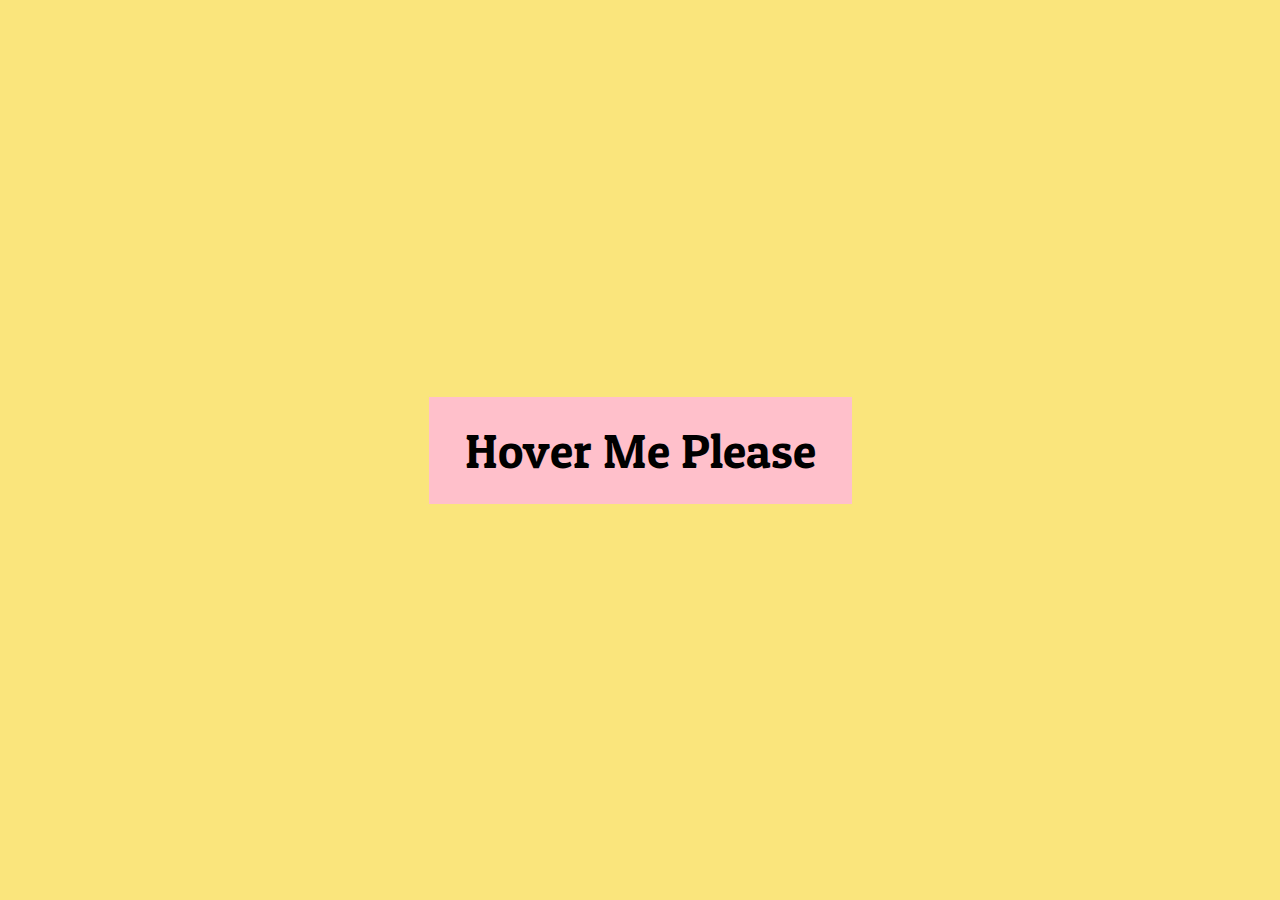
<file: transitions/index.html>
<!doctype html>
<html>

<head>
  <meta charset="utf-8">
  <meta name="viewport" content="width=device-width, initial-scale=1.0">
  <title>Transition</title>
  <meta name="author" content="Alfi Yusrina" />
  <link rel="stylesheet" href="reset.css">
  <link rel="stylesheet" href="style.css">
</head>

<body>
  <button class="button">Hover Me Please</button>
</body>

</html>
</file>
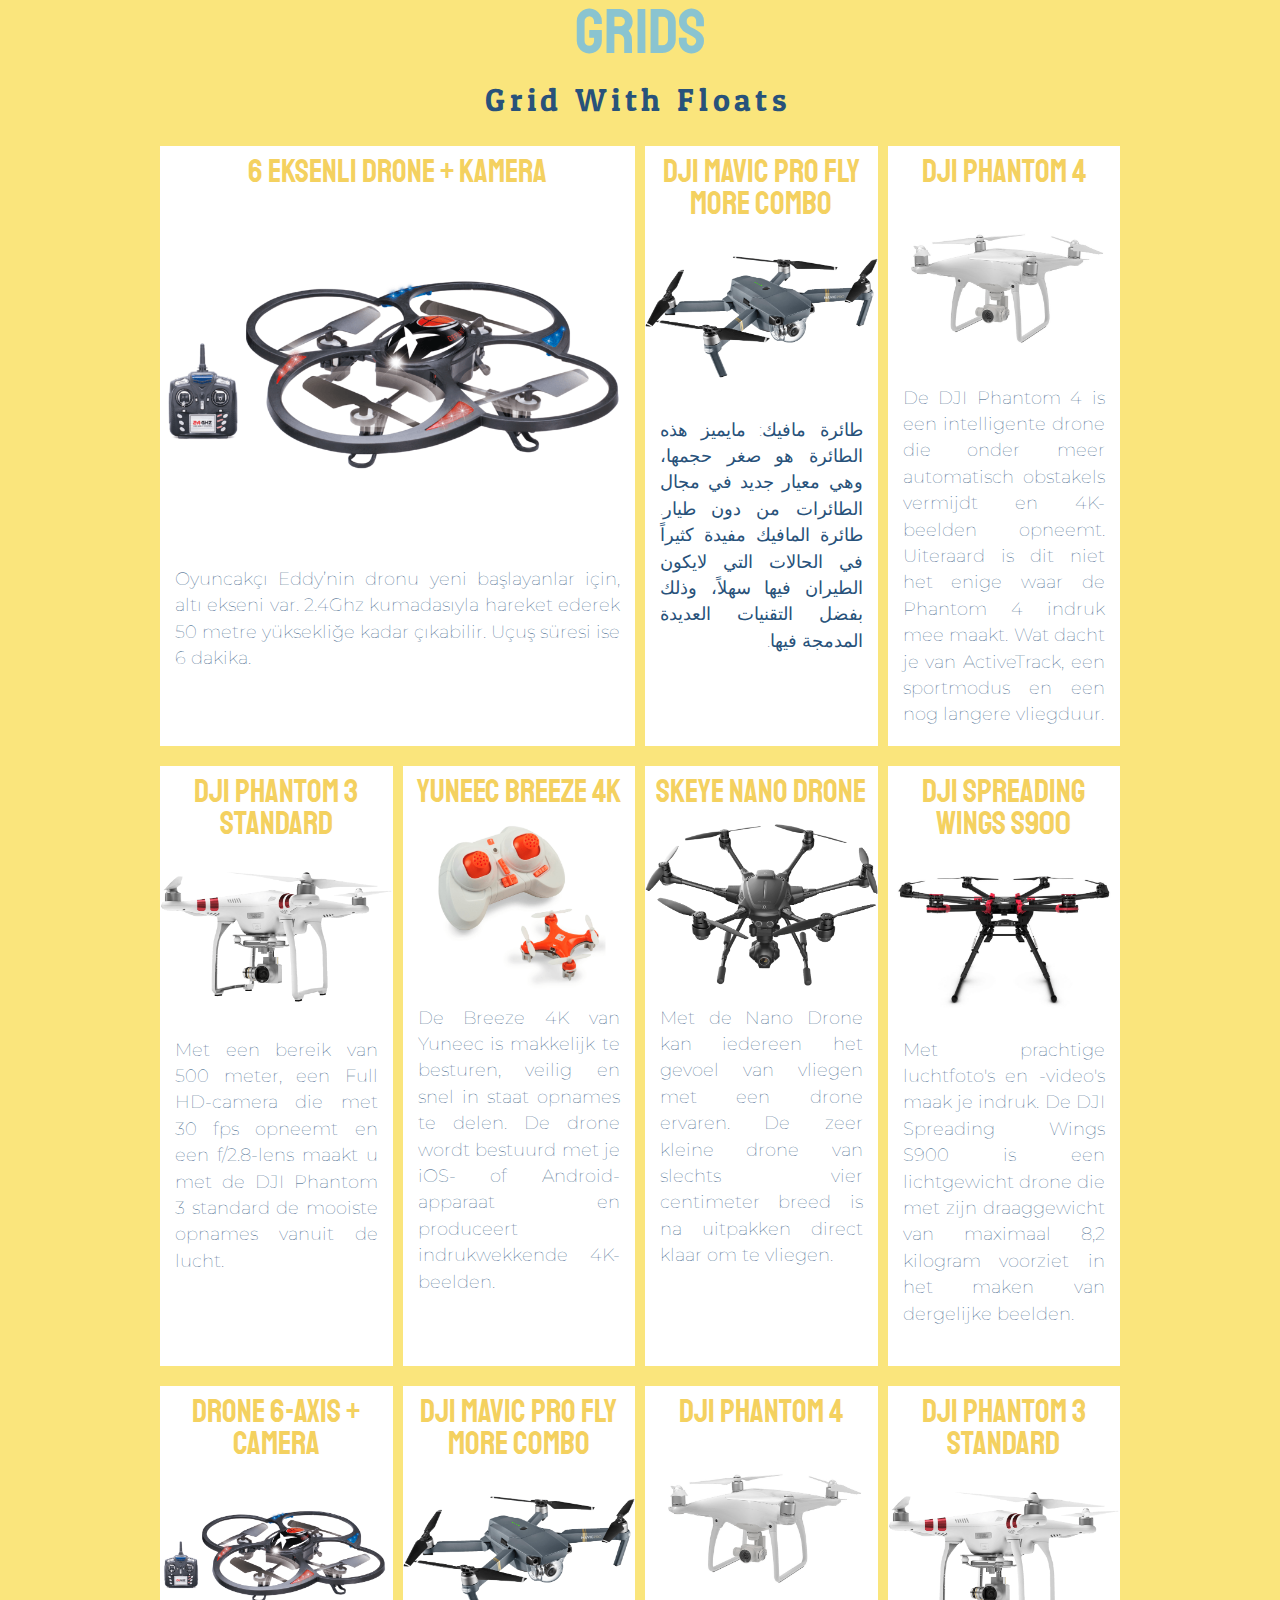
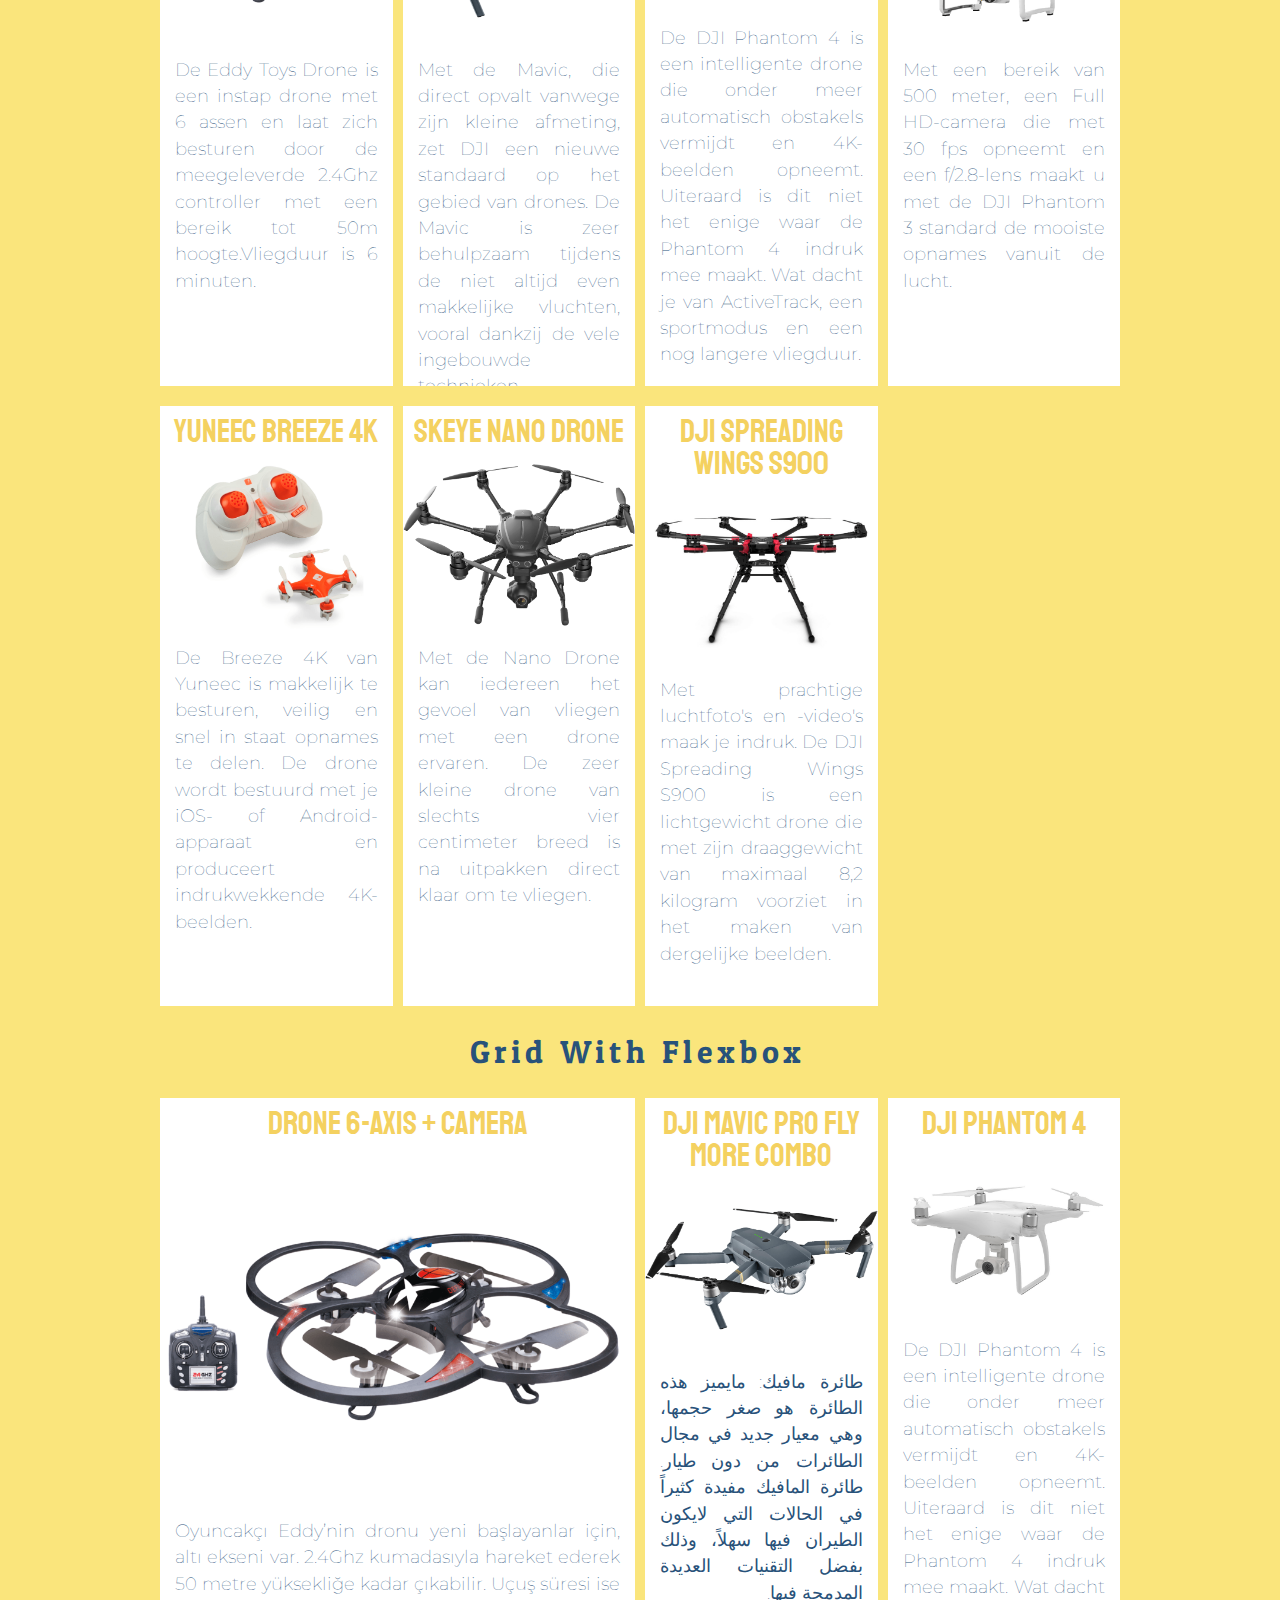
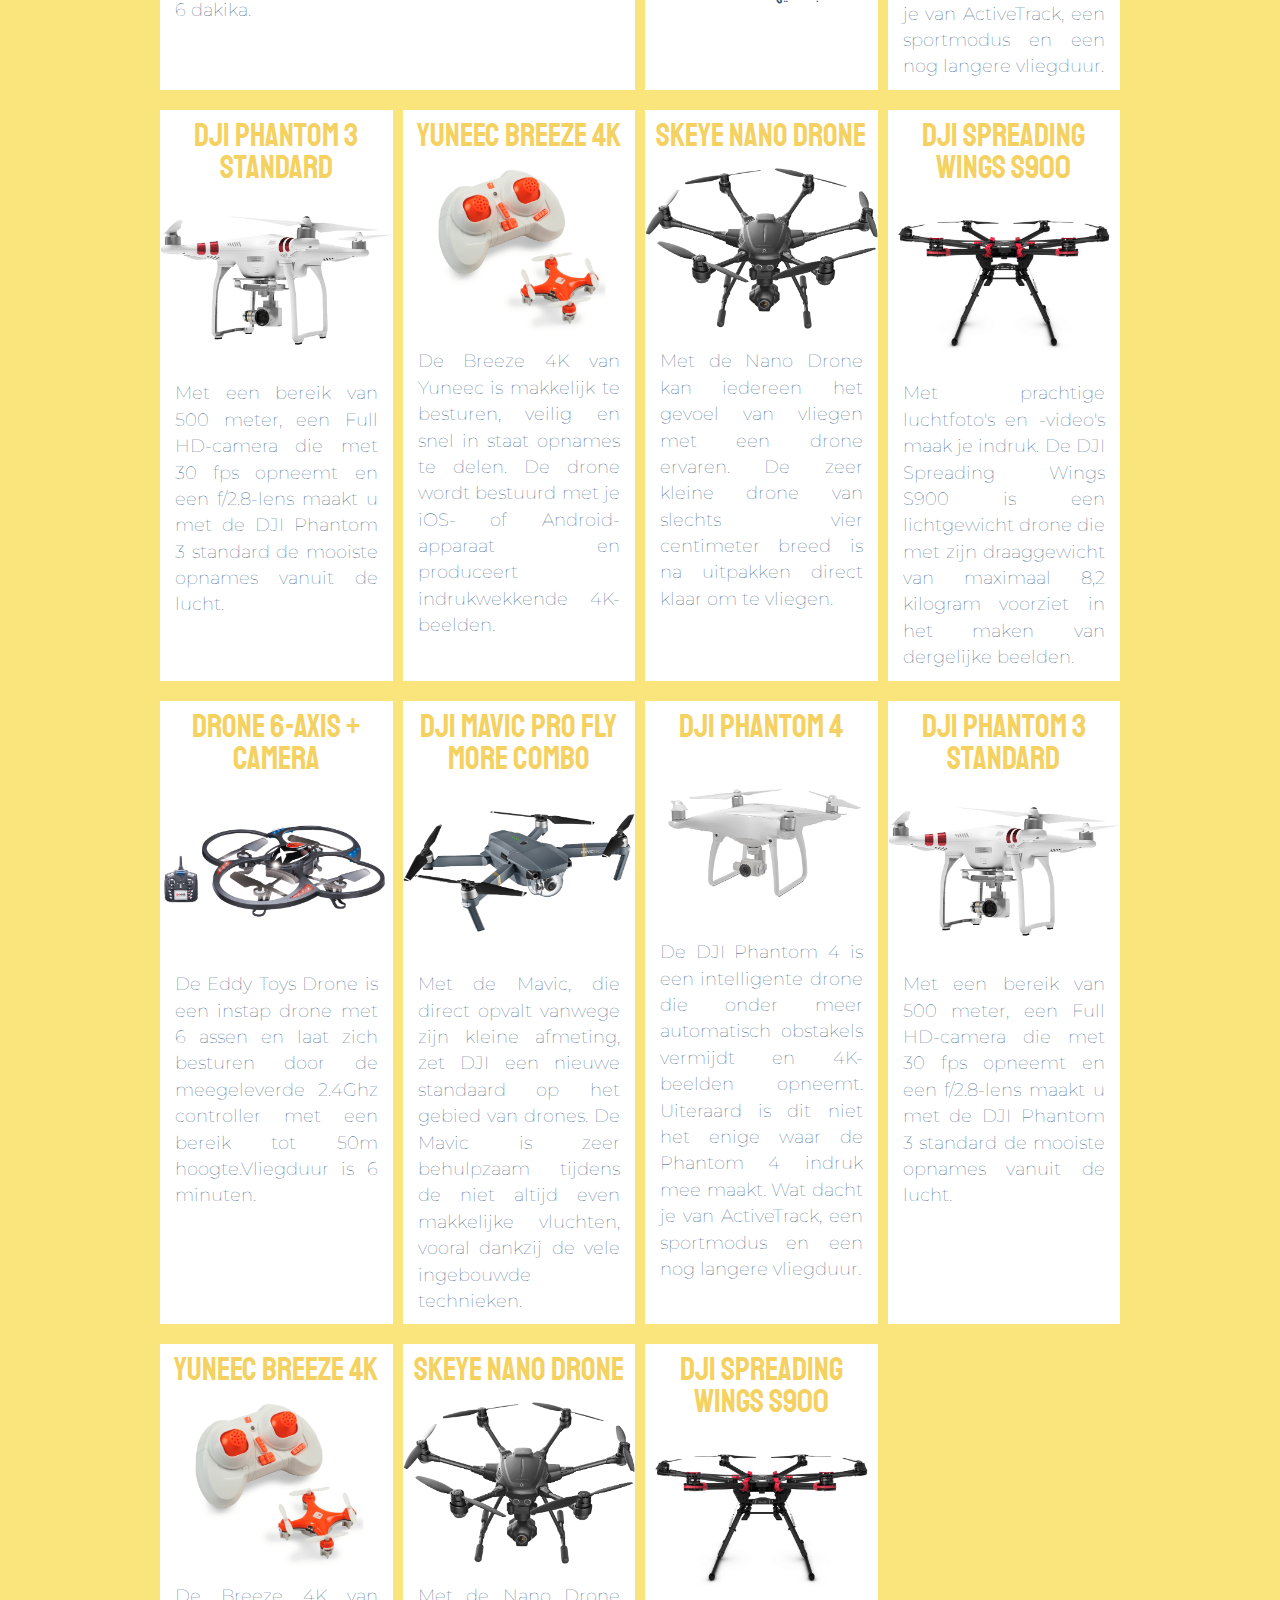
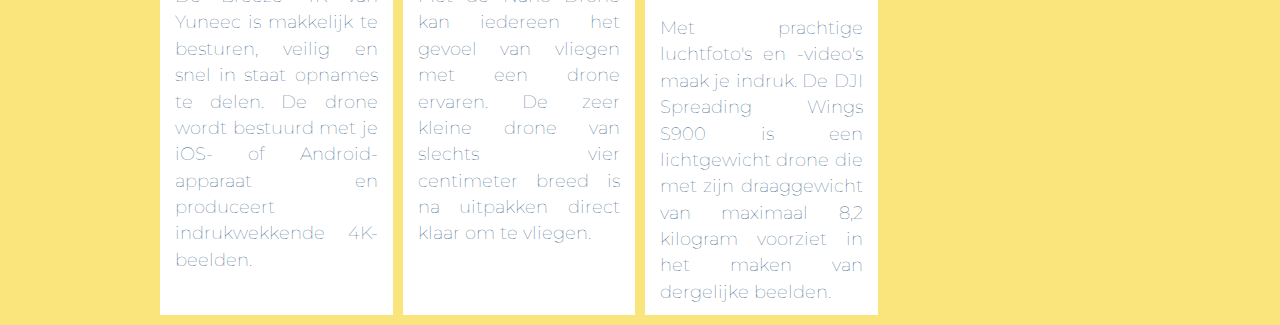
<file: week2/index.html>
<!doctype html>
<html>

<head>
  <meta charset="utf-8">
  <meta name="viewport" content="width=device-width, initial-scale=1.0">
  <title>Grids</title>
  <meta name="author" content="Alfi Yusrina" />
  <link rel="stylesheet" href="reset.css">
  <link rel="stylesheet" href="style.css">
</head>

<body>
  <header>
    <h1>Grids</h1>
  </header>
  <main>
    <section>
      <h2>Grid with floats</h2>
      <ul id="grid-floats">
        <li class="grid-item">
          <h3>6 Eksenli Drone + Kamera</h3>
          <img src="images/drone1.png">
          <p>Oyuncakçı Eddy’nin dronu yeni başlayanlar için, altı ekseni var. 2.4Ghz kumadasıyla hareket ederek 50 metre yüksekliğe kadar çıkabilir. Uçuş süresi ise 6 dakika.</p>
        </li>
        <li class="grid-item">
          <h3>DJI Mavic Pro Fly More Combo</h3>
          <img src="images/drone2.png">
          <p dir="rtl">طائرة مافيك: مايميز هذه الطائرة هو صغر حجمها، وهي معيار جديد في مجال الطائرات من دون طيار. طائرة المافيك مفيدة كثيراً في الحالات التي لايكون الطيران فيها سهلاً، وذلك بفضل التقنيات العديدة المدمجة فيها.</p>
        </li>
        <li class="grid-item">
          <h3>DJI Phantom 4</h3>
          <img src="images/drone3.png">
          <p>De DJI Phantom 4 is een intelligente drone die onder meer automatisch obstakels vermijdt en 4K-beelden opneemt. Uiteraard is dit niet het enige waar de Phantom 4 indruk mee maakt. Wat dacht je van ActiveTrack, een sportmodus en een nog
            langere vliegduur.</p>
        </li>
        <li class="grid-item">
          <h3>DJI Phantom 3 Standard</h3>
          <img src="images/drone4.png">
          <p>Met een bereik van 500 meter, een Full HD-camera die met 30 fps opneemt en een f/2.8-lens maakt u met de DJI Phantom 3 standard de mooiste opnames vanuit de lucht.</p>
        </li>
        <li class="grid-item">
          <h3>YUNEEC Breeze 4K</h3>
          <img src="images/drone5.png">
          <p>De Breeze 4K van Yuneec is makkelijk te besturen, veilig en snel in staat opnames te delen. De drone wordt bestuurd met je iOS- of Android-apparaat en produceert indrukwekkende 4K-beelden.</p>
        </li>
        <li class="grid-item">
          <h3>SKEYE Nano Drone</h3>
          <img src="images/drone6.png">
          <p>Met de Nano Drone kan iedereen het gevoel van vliegen met een drone ervaren. De zeer kleine drone van slechts vier centimeter breed is na uitpakken direct klaar om te vliegen.</p>
        </li>
        <li class="grid-item">
          <h3>DJI Spreading Wings S900</h3>
          <img src="images/drone7.png">
          <p>Met prachtige luchtfoto's en -video's maak je indruk. De DJI Spreading Wings S900 is een lichtgewicht drone die met zijn draaggewicht van maximaal 8,2 kilogram voorziet in het maken van dergelijke beelden.</p>
        </li>
        <li class="grid-item">
          <h3>Drone 6-AXIS + camera</h3>
          <img src="images/drone1.png">
          <p>De Eddy Toys Drone is een instap drone met 6 assen en laat zich besturen door de meegeleverde 2.4Ghz controller met een bereik tot 50m hoogte.Vliegduur is 6 minuten.</p>
        </li>
        <li class="grid-item">
          <h3>DJI Mavic Pro Fly More Combo</h3>
          <img src="images/drone2.png">
          <p>Met de Mavic, die direct opvalt vanwege zijn kleine afmeting, zet DJI een nieuwe standaard op het gebied van drones. De Mavic is zeer behulpzaam tijdens de niet altijd even makkelijke vluchten, vooral dankzij de vele ingebouwde
            technieken.</p>
        </li>
        <li class="grid-item">
          <h3>DJI Phantom 4</h3>
          <img src="images/drone3.png">
          <p>De DJI Phantom 4 is een intelligente drone die onder meer automatisch obstakels vermijdt en 4K-beelden opneemt. Uiteraard is dit niet het enige waar de Phantom 4 indruk mee maakt. Wat dacht je van ActiveTrack, een sportmodus en een nog
            langere vliegduur.</p>
        </li>
        <li class="grid-item">
          <h3>DJI Phantom 3 Standard</h3>
          <img src="images/drone4.png">
          <p>Met een bereik van 500 meter, een Full HD-camera die met 30 fps opneemt en een f/2.8-lens maakt u met de DJI Phantom 3 standard de mooiste opnames vanuit de lucht.</p>
        </li>
        <li class="grid-item">
          <h3>YUNEEC Breeze 4K</h3>
          <img src="images/drone5.png">
          <p>De Breeze 4K van Yuneec is makkelijk te besturen, veilig en snel in staat opnames te delen. De drone wordt bestuurd met je iOS- of Android-apparaat en produceert indrukwekkende 4K-beelden.</p>
        </li>
        <li class="grid-item">
          <h3>SKEYE Nano Drone</h3>
          <img src="images/drone6.png">
          <p>Met de Nano Drone kan iedereen het gevoel van vliegen met een drone ervaren. De zeer kleine drone van slechts vier centimeter breed is na uitpakken direct klaar om te vliegen.</p>
        </li>
        <li class="grid-item">
          <h3>DJI Spreading Wings S900</h3>
          <img src="images/drone7.png">
          <p>Met prachtige luchtfoto's en -video's maak je indruk. De DJI Spreading Wings S900 is een lichtgewicht drone die met zijn draaggewicht van maximaal 8,2 kilogram voorziet in het maken van dergelijke beelden.</p>
        </li>
      </ul>

    </section>
    <section>
      <h2>Grid with flexbox</h2>
      <ul id="grid-flex">
        <li class="grid-item">
          <h3>Drone 6-AXIS + camera</h3>
          <img src="images/drone1.png">
          <p>Oyuncakçı Eddy’nin dronu yeni başlayanlar için, altı ekseni var. 2.4Ghz kumadasıyla hareket ederek 50 metre yüksekliğe kadar çıkabilir. Uçuş süresi ise 6 dakika.</p>
        </li>
        <li class="grid-item">
          <h3>DJI Mavic Pro Fly More Combo</h3>
          <img src="images/drone2.png">
          <p dir="rtl">طائرة مافيك: مايميز هذه الطائرة هو صغر حجمها، وهي معيار جديد في مجال الطائرات من دون طيار. طائرة المافيك مفيدة كثيراً في الحالات التي لايكون الطيران فيها سهلاً، وذلك بفضل التقنيات العديدة المدمجة فيها.</p>
        </li>
        <li class="grid-item">
          <h3>DJI Phantom 4</h3>
          <img src="images/drone3.png">
          <p>De DJI Phantom 4 is een intelligente drone die onder meer automatisch obstakels vermijdt en 4K-beelden opneemt. Uiteraard is dit niet het enige waar de Phantom 4 indruk mee maakt. Wat dacht je van ActiveTrack, een sportmodus en een nog
            langere vliegduur.</p>
        </li>
        <li class="grid-item">
          <h3>DJI Phantom 3 Standard</h3>
          <img src="images/drone4.png">
          <p>Met een bereik van 500 meter, een Full HD-camera die met 30 fps opneemt en een f/2.8-lens maakt u met de DJI Phantom 3 standard de mooiste opnames vanuit de lucht.</p>
        </li>
        <li class="grid-item">
          <h3>YUNEEC Breeze 4K</h3>
          <img src="images/drone5.png">
          <p>De Breeze 4K van Yuneec is makkelijk te besturen, veilig en snel in staat opnames te delen. De drone wordt bestuurd met je iOS- of Android-apparaat en produceert indrukwekkende 4K-beelden.</p>
        </li>
        <li class="grid-item">
          <h3>SKEYE Nano Drone</h3>
          <img src="images/drone6.png">
          <p>Met de Nano Drone kan iedereen het gevoel van vliegen met een drone ervaren. De zeer kleine drone van slechts vier centimeter breed is na uitpakken direct klaar om te vliegen.</p>
        </li>
        <li class="grid-item">
          <h3>DJI Spreading Wings S900</h3>
          <img src="images/drone7.png">
          <p>Met prachtige luchtfoto's en -video's maak je indruk. De DJI Spreading Wings S900 is een lichtgewicht drone die met zijn draaggewicht van maximaal 8,2 kilogram voorziet in het maken van dergelijke beelden.</p>
        </li>
        <li class="grid-item">
          <h3>Drone 6-AXIS + camera</h3>
          <img src="images/drone1.png">
          <p>De Eddy Toys Drone is een instap drone met 6 assen en laat zich besturen door de meegeleverde 2.4Ghz controller met een bereik tot 50m hoogte.Vliegduur is 6 minuten.</p>
        </li>
        <li class="grid-item">
          <h3>DJI Mavic Pro Fly More Combo</h3>
          <img src="images/drone2.png">
          <p>Met de Mavic, die direct opvalt vanwege zijn kleine afmeting, zet DJI een nieuwe standaard op het gebied van drones. De Mavic is zeer behulpzaam tijdens de niet altijd even makkelijke vluchten, vooral dankzij de vele ingebouwde
            technieken.</p>
        </li>
        <li class="grid-item">
          <h3>DJI Phantom 4</h3>
          <img src="images/drone3.png">
          <p>De DJI Phantom 4 is een intelligente drone die onder meer automatisch obstakels vermijdt en 4K-beelden opneemt. Uiteraard is dit niet het enige waar de Phantom 4 indruk mee maakt. Wat dacht je van ActiveTrack, een sportmodus en een nog
            langere vliegduur.</p>
        </li>
        <li class="grid-item">
          <h3>DJI Phantom 3 Standard</h3>
          <img src="images/drone4.png">
          <p>Met een bereik van 500 meter, een Full HD-camera die met 30 fps opneemt en een f/2.8-lens maakt u met de DJI Phantom 3 standard de mooiste opnames vanuit de lucht.</p>
        </li>
        <li class="grid-item">
          <h3>YUNEEC Breeze 4K</h3>
          <img src="images/drone5.png">
          <p>De Breeze 4K van Yuneec is makkelijk te besturen, veilig en snel in staat opnames te delen. De drone wordt bestuurd met je iOS- of Android-apparaat en produceert indrukwekkende 4K-beelden.</p>
        </li>
        <li class="grid-item">
          <h3>SKEYE Nano Drone</h3>
          <img src="images/drone6.png">
          <p>Met de Nano Drone kan iedereen het gevoel van vliegen met een drone ervaren. De zeer kleine drone van slechts vier centimeter breed is na uitpakken direct klaar om te vliegen.</p>
        </li>
        <li class="grid-item">
          <h3>DJI Spreading Wings S900</h3>
          <img src="images/drone7.png">
          <p>Met prachtige luchtfoto's en -video's maak je indruk. De DJI Spreading Wings S900 is een lichtgewicht drone die met zijn draaggewicht van maximaal 8,2 kilogram voorziet in het maken van dergelijke beelden.</p>
        </li>
      </ul>
    </section>
  </main>
</body>

</html>
</file>
<file: transitions/style.css>
@import url('https://fonts.googleapis.com/css?family=Montserrat:300,400|Patua+One|Staatliches');

body {
  display: flex;
  min-height: 100vh;
  justify-content: center;
  align-items: center;
  background-color: #FAE57C;
  margin: 0 auto;
}

.button {
  font-size: 3em;
  font-family: Patua One;
  border: none;
  background-color: pink;
  padding: 0.5em 0.75em;
  transition: background-color 0.5s ease-out;
}

.button:hover {
  background-color: white;
}
</file>
<file: week2/style.css>
@import url('https://fonts.googleapis.com/css?family=Montserrat:300,400|Patua+One|Staatliches');

body {
  background-color: #FAE57C;
  margin: 0 auto;
}
main {
  max-width: 1000px;
  margin: 0 auto;
}
h1, h2, h3 {
  text-align: center;
}

img {
width: 100%;
}

h1 {
  font-family: 'Staatliches', cursive;
  color: #8AC4D0;
  font-size: 4rem;
}

h2 {
  font-family: 'Patua One', cursive;
  font-size: 2rem;
  color: #28527A;
  text-transform: capitalize;
  padding: 20px 0;
  overflow: hidden;
  border-right: .15em solid #FAE57C;
  white-space: nowrap;
  margin: 0 auto;
  letter-spacing: .15em;
  animation:
    typing 3.5s steps(50, end),
    blinking-cursor .5s step-end infinite;
}
@keyframes typing {
  from { width: 0 }
  to { width: 100% }
}

h3 {
  font-family: 'Staatliches', cursive;
  font-size: 2rem;
  color:  #F4D160;
  padding: 10px 5px;
}

h3:hover{
  color: #28527A;
}

p {
  font-family: 'Montserrat', sans-serif;
  font-size: 1.1rem;
  font-weight: lighter;
  color: #28527A;
  text-align: justify;
  hyphens: auto;
  line-height: 1.5;
  padding: 10px 15px;
}

ul {
  margin: 0 15px;
}

li {
  background-color: white;
  margin:10px 5px;
}

section:nth-child(2) {
  clear: both;
}

#grid-floats li {
  float: left;
  overflow: hidden;
  height: 600px;
}

#grid-flex {
  display: flex;
  flex-wrap: wrap;
}

@media (min-width: 961px){
  li {
    width: calc(25% - 10px);
  }
  li:nth-child(1){
    width: calc(50% - 10px);
  }
  li:nth-child(2),
  li:nth-child(3){
    width: calc(25% - 10px);
  }
}

@media (min-width: 768px) and (max-width: 960px){
  p {
    font-size: 1rem;
  }
  li {
    width: calc(25% - 10px);
  }
  li:nth-child(1){
    width: calc(50% - 10px);
  }

}

@media (min-width: 581px) and (max-width: 768px){
  p {
    font-size: 1rem;
  }
  li:nth-child(1),
  li:nth-child(2){
  width: calc(50% - 10px);
  }
  li {
    width: calc(33.3% - 10px);
  }
}

@media (min-width: 361px) and (max-width: 580px){
  h3 {
    font-size: 1.7rem;
  }
  p {
    font-size: 1rem;
    text-align: left;
  }
  li:nth-child(1){
    width: calc(100% - 10px);
  }
  li {
  width: calc(50% - 10px);
  }
}

@media (max-width: 360px){
  li {
    width: calc(100% - 10px);
  }
}
</file>
